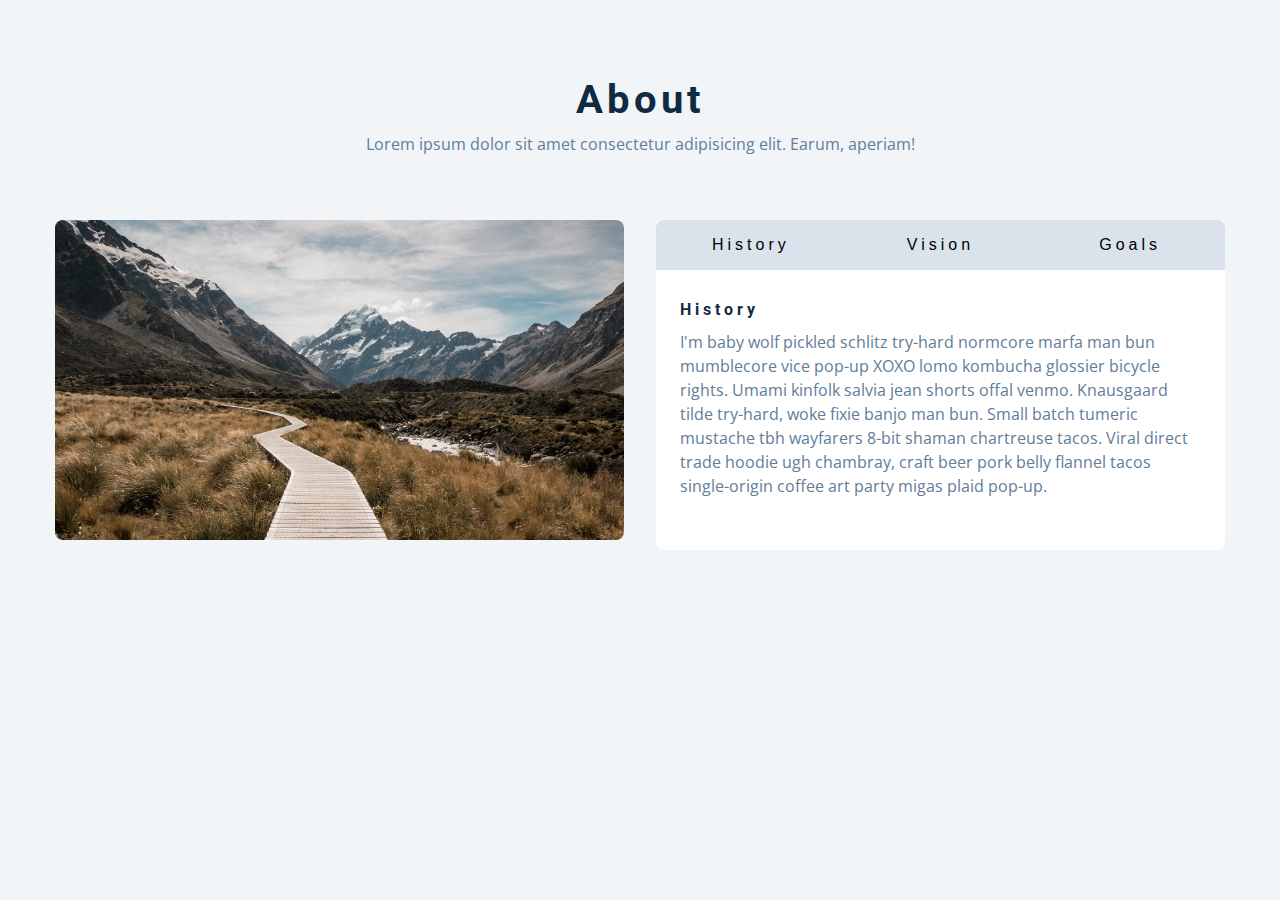
<file: 3Tasks/Task-3/index.html>
<!DOCTYPE html>
<html lang="en">
  <head>
    <meta charset="UTF-8" />
    <meta name="viewport" content="width=device-width, initial-scale=1.0" />
    <title>Tabs</title>

    <!-- styles -->
    <link rel="stylesheet" href="styles.css" />
  </head>
  <body>
    <section class="section">
      <div class="title">
        <h2>about</h2>
        <p>
          Lorem ipsum dolor sit amet consectetur adipisicing elit. Earum,
          aperiam!
        </p>
      </div>

      <div class="about-center section-center">
        <article class="about-img">
          <img src="./hero-bcg.jpeg" alt="" />
        </article>
        <article class="about">
          <!-- btn container -->
          <div class="btn-container">
            <button class="tab-btn" data-id="history">History</button>
            <button class="tab-btn" data-id="vision">vision</button>
            <button class="tab-btn" data-id="goals">goals</button>
          </div>
          <div class="about-content">
            <!-- single item -->
            <div class="content active" id="history">
              <h4>history</h4>
              <p>
                I'm baby wolf pickled schlitz try-hard normcore marfa man bun
                mumblecore vice pop-up XOXO lomo kombucha glossier bicycle
                rights. Umami kinfolk salvia jean shorts offal venmo. Knausgaard
                tilde try-hard, woke fixie banjo man bun. Small batch tumeric
                mustache tbh wayfarers 8-bit shaman chartreuse tacos. Viral
                direct trade hoodie ugh chambray, craft beer pork belly flannel
                tacos single-origin coffee art party migas plaid pop-up.
              </p>
            </div>
            <!-- end of single item -->
            <!-- single item -->
            <div class="content" id="vision">
              <h4>vision</h4>
              <p>
                Man bun PBR&B keytar copper mug prism, hell of helvetica. Synth
                crucifix offal deep v hella biodiesel. Church-key listicle
                polaroid put a bird on it chillwave palo santo enamel pin,
                tattooed meggings franzen la croix cray. Retro yr aesthetic four
                loko tbh helvetica air plant, neutra palo santo tofu mumblecore.
                Hoodie bushwick pour-over jean shorts chartreuse shabby chic.
                Roof party hammock master cleanse pop-up truffaut, bicycle
                rights skateboard affogato readymade sustainable deep v
                live-edge schlitz narwhal.
              </p>
              <ul>
                <li>list item</li>
                <li>list item</li>
                <li>list item</li>
              </ul>
            </div>
            <!-- end of single item -->
            <!-- single item -->
            <div class="content" id="goals">
              <h4>goals</h4>
              <p>
                Chambray authentic truffaut, kickstarter brunch taxidermy vape
                heirloom four dollar toast raclette shoreditch church-key.
                Poutine etsy tote bag, cred fingerstache leggings cornhole
                everyday carry blog gastropub. Brunch biodiesel sartorial mlkshk
                swag, mixtape hashtag marfa readymade direct trade man braid
                cold-pressed roof party. Small batch adaptogen coloring book
                heirloom. Letterpress food truck hammock literally hell of wolf
                beard adaptogen everyday carry. Dreamcatcher pitchfork yuccie,
                banh mi salvia venmo photo booth quinoa chicharrones.
              </p>
            </div>
            <!-- end of single item -->
          </div>
        </article>
      </div>
    </section>
    <!-- javascript -->
    <script src="index1.js"></script>
  </body>
</html>
</file>
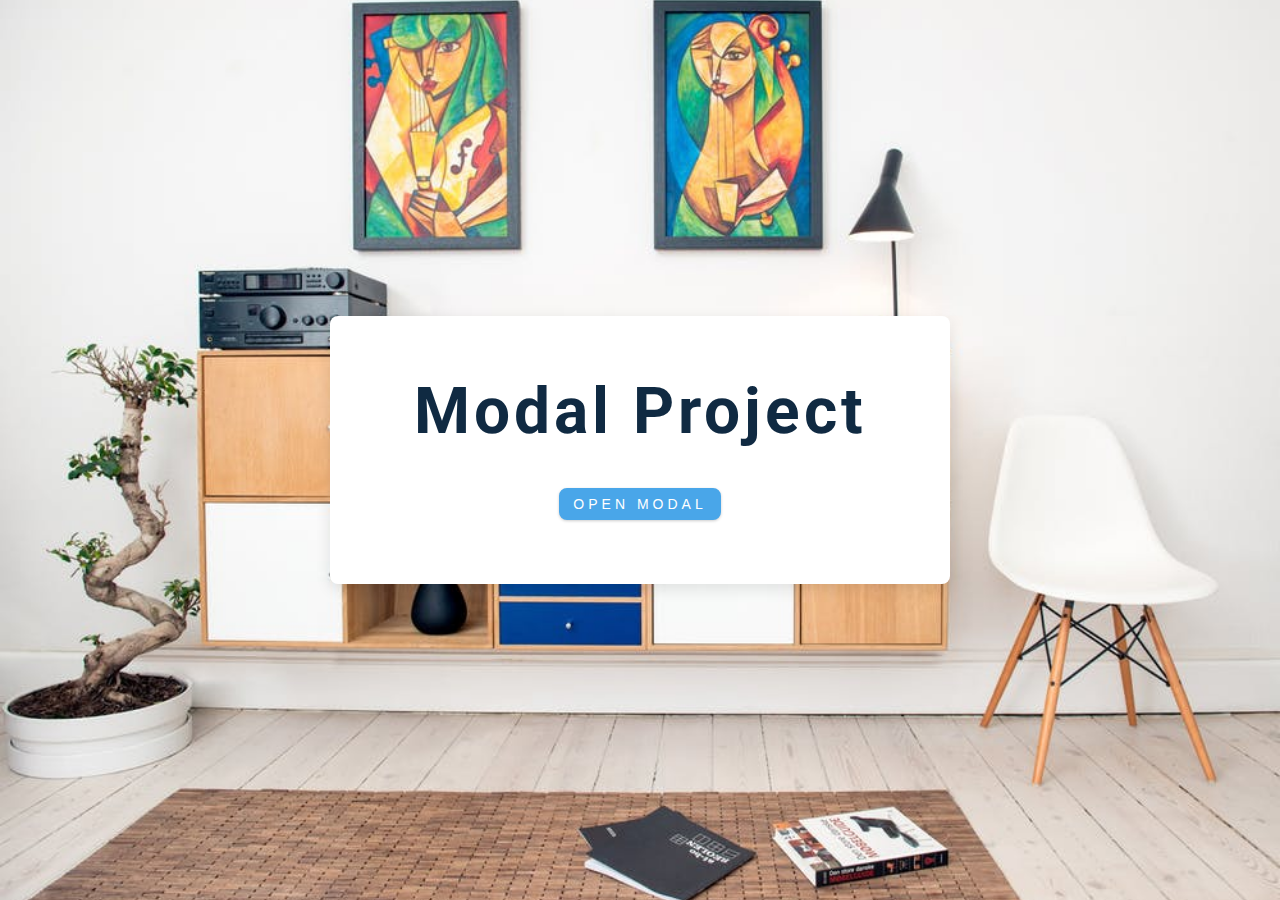
<file: TaskOf3/modal-app/index.html>
<!DOCTYPE html>
<html lang="en">

<head>
  <meta charset="UTF-8" />
  <meta name="viewport" content="width=device-width, initial-scale=1.0" />
  <title>Modal</title>
  <!-- font-awesome -->
  <link rel="stylesheet" href="https://cdnjs.cloudflare.com/ajax/libs/font-awesome/5.14.0/css/all.min.css" />
  <!-- styles -->
  <link rel="stylesheet" href="styles.css" />
</head>

<body>
  <!-- hero -->
  <header class="hero">
    <div class="banner">
      <h1>modal project</h1>
      <button class="btn modal-btn">
        open modal
      </button>
    </div>
  </header>
  <!-- modal -->
  <div class="modal-overlay">
    <div class="modal-container">
      <h3>modal content</h3>
      <button class="close-btn"><i class="fas fa-times"></i></button>
    </div>
  </div>
  <!-- javascript -->
  <script>
    let btn = document.querySelector(".modal-btn")
    const disp = document.querySelector(".modal-overlay")

    btn.addEventListener("click", () => {
      disp.style.visibility = "visible";
      disp.style.zIndex = "1";
      document.getElementsByClassName("modal-container")[0].style.justifyContent = "center"
    })
    let btn2 = document.querySelector(".close-btn")
    btn2.addEventListener("click", () => {
      disp.style.visibility = "hidden"
      disp.style.zIndex = "-1";
    })


  </script>
</body>

</html>
</file>
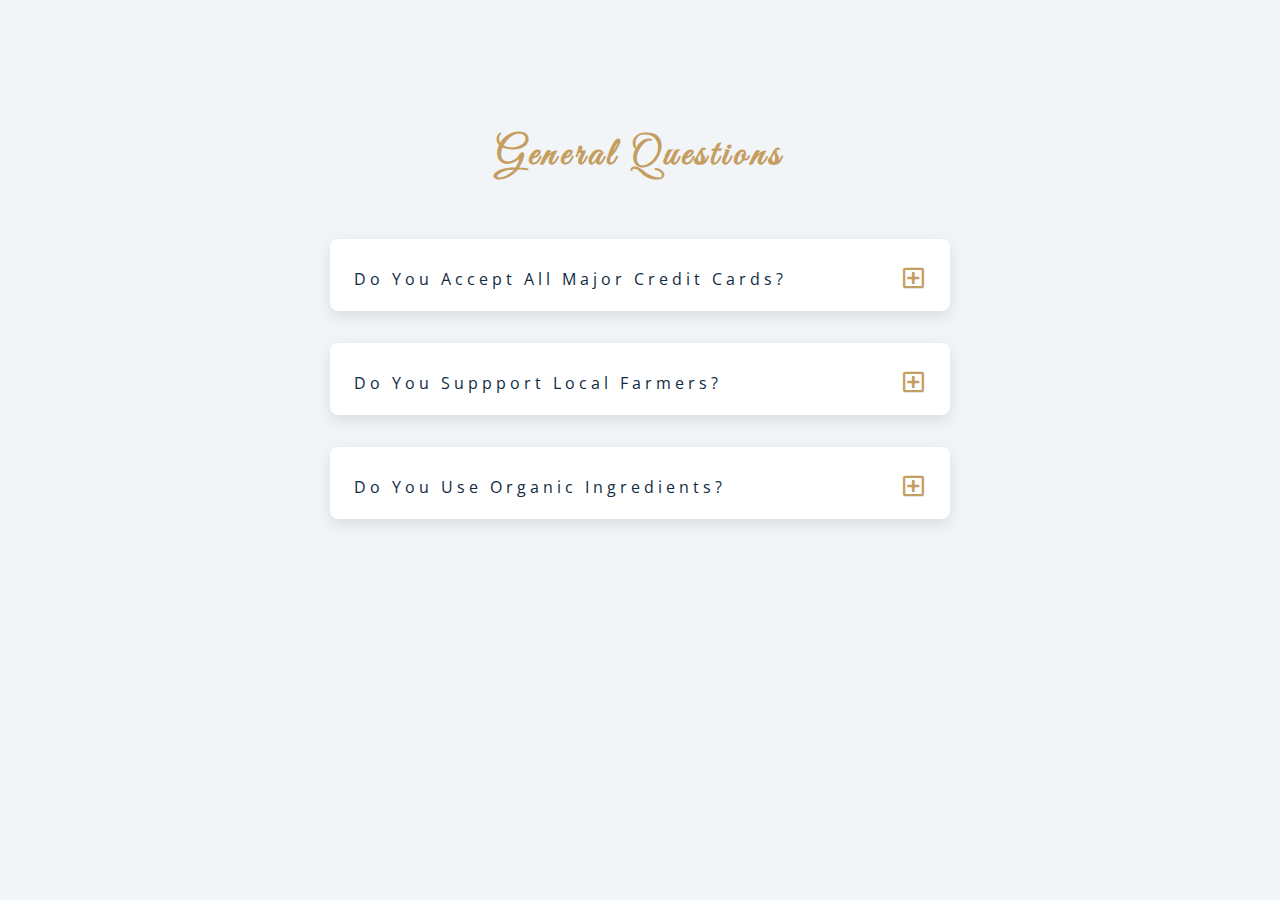
<file: TaskOf3/Task-2/index.html>
<!DOCTYPE html>
<html lang="en">
  <head>
    <meta charset="UTF-8" />
    <meta name="viewport" content="width=device-width, initial-scale=1.0" />
    <title>Q & A</title>
    <!-- font-awesome -->
    <link rel="stylesheet" href="https://cdnjs.cloudflare.com/ajax/libs/font-awesome/5.14.0/css/all.min.css" />
    <!-- extra fonts -->
    <link
      href="https://fonts.googleapis.com/css?family=Great+Vibes&display=swap"
      rel="stylesheet"
    />
    <!-- styles -->
    <link rel="stylesheet" href="style.css" />
  </head>
  <body>
      <section class="questions">
        <!-- title -->
        <div class="title">
          <h2>general questions</h2>
        </div>
        <!-- questions -->
        <div class="section-center">
          <!-- single question -->
          <article class="question">
            <!-- question title -->
            <div class="question-title">
              <p>do you accept all major credit cards?</p>
              <button type="button" class="question-btn">
                <span class="plus-icon">
                  <i class="far fa-plus-square"></i>
                </span>
                <span class="minus-icon">
                  <a href=""><i class="far fa-minus-square" id="icons"></i></a>
                </span>
              </button>
            </div>
            <!-- question text -->
            <div class="question-text">
              <p>
                Lorem ipsum dolor sit amet, consectetur adipisicing elit. Est
                dolore illo dolores quia nemo doloribus quaerat, magni numquam
                repellat reprehenderit.
              </p>
            </div>
          </article>
          <!-- end of single question -->
          <!-- single question -->
          <article class="question">
            <!-- question title -->
            <div class="question-title">
              <p>do you suppport local farmers?</p>
              <button type="button" class="question-btn">
                <span class="plus-icon">
                  <i class="far fa-plus-square"></i>
                </span>
                <span class="minus-icon">
                  <a href=""><i class="far fa-minus-square"></i></a>
                </span>
              </button>
            </div>
            <!-- question text -->
            <div class="question-text">
              <p>
                Lorem ipsum dolor sit amet, consectetur adipisicing elit. Est
                dolore illo dolores quia nemo doloribus quaerat, magni numquam
                repellat reprehenderit.
              </p>
            </div>
          </article>
          <!-- end of single question -->
          <!-- single question -->
          <article class="question">
            <!-- question title -->
            <div class="question-title">
              <p>do you use organic ingredients?</p>
              <!-- button -->
              <button type="button" class="question-btn">
                <span class="plus-icon">
                  <i class="far fa-plus-square"></i>
                </span>
                <span class="minus-icon">
                  <a href=""><i class="far fa-minus-square"></i></a>
                </span>
              </button>
            </div>
            <!-- question text -->
            <div class="question-text">
              <p>
                Lorem ipsum dolor sit amet, consectetur adipisicing elit. Est
                dolore illo dolores quia nemo doloribus quaerat, magni numquam
                repellat reprehenderit.
              </p>
            </div>
          </article>
          <!-- end of single question -->
      </section>
    </main>
    <!-- javascript -->
    <script src="new.js"></script>
  </body>
</html>
</file>
<file: 3Tasks/Task-3/styles.css>
/*
=============== 
Fonts
===============
*/
@import url("https://fonts.googleapis.com/css?family=Open+Sans|Roboto:400,700&display=swap");

/*
=============== 
Variables
===============
*/

:root {
  /* dark shades of primary color*/
  --clr-primary-1: hsl(205, 86%, 17%);
  --clr-primary-2: hsl(205, 77%, 27%);
  --clr-primary-3: hsl(205, 72%, 37%);
  --clr-primary-4: hsl(205, 63%, 48%);
  /* primary/main color */
  --clr-primary-5: #49a6e9;
  /* lighter shades of primary color */
  --clr-primary-6: hsl(205, 89%, 70%);
  --clr-primary-7: hsl(205, 90%, 76%);
  --clr-primary-8: hsl(205, 86%, 81%);
  --clr-primary-9: hsl(205, 90%, 88%);
  --clr-primary-10: hsl(205, 100%, 96%);
  /* darkest grey - used for headings */
  --clr-grey-1: hsl(209, 61%, 16%);
  --clr-grey-2: hsl(211, 39%, 23%);
  --clr-grey-3: hsl(209, 34%, 30%);
  --clr-grey-4: hsl(209, 28%, 39%);
  /* grey used for paragraphs */
  --clr-grey-5: hsl(210, 22%, 49%);
  --clr-grey-6: hsl(209, 23%, 60%);
  --clr-grey-7: hsl(211, 27%, 70%);
  --clr-grey-8: hsl(210, 31%, 80%);
  --clr-grey-9: hsl(212, 33%, 89%);
  --clr-grey-10: hsl(210, 36%, 96%);
  --clr-white: #fff;
  --clr-red-dark: hsl(360, 67%, 44%);
  --clr-red-light: hsl(360, 71%, 66%);
  --clr-green-dark: hsl(125, 67%, 44%);
  --clr-green-light: hsl(125, 71%, 66%);
  --clr-black: #222;
  --ff-primary: "Roboto", sans-serif;
  --ff-secondary: "Open Sans", sans-serif;
  --transition: all 0.3s linear;
  --spacing: 0.25rem;
  --radius: 0.5rem;
  --light-shadow: 0 5px 15px rgba(0, 0, 0, 0.1);
  --dark-shadow: 0 5px 15px rgba(0, 0, 0, 0.2);
  --max-width: 1170px;
  --fixed-width: 620px;
}
/*
=============== 
Global Styles
===============
*/

*,
::after,
::before {
  margin: 0;
  padding: 0;
  box-sizing: border-box;
}
body {
  font-family: var(--ff-secondary);
  background: var(--clr-grey-10);
  color: var(--clr-grey-1);
  line-height: 1.5;
  font-size: 0.875rem;
}
ul {
  list-style-type: none;
}
a {
  text-decoration: none;
}
img:not(.logo) {
  width: 100%;
}
img {
  display: block;
}

h1,
h2,
h3,
h4 {
  letter-spacing: var(--spacing);
  text-transform: capitalize;
  line-height: 1.25;
  margin-bottom: 0.75rem;
  font-family: var(--ff-primary);
}
h1 {
  font-size: 3rem;
}
h2 {
  font-size: 2rem;
}
h3 {
  font-size: 1.25rem;
}
h4 {
  font-size: 0.875rem;
}
p {
  margin-bottom: 1.25rem;
  color: var(--clr-grey-5);
}
@media screen and (min-width: 800px) {
  h1 {
    font-size: 4rem;
  }
  h2 {
    font-size: 2.5rem;
  }
  h3 {
    font-size: 1.75rem;
  }
  h4 {
    font-size: 1rem;
  }
  body {
    font-size: 1rem;
  }
  h1,
  h2,
  h3,
  h4 {
    line-height: 1;
  }
}
/*  global classes */

.btn {
  text-transform: uppercase;
  background: transparent;
  color: var(--clr-black);
  padding: 0.375rem 0.75rem;
  letter-spacing: var(--spacing);
  display: inline-block;
  transition: var(--transition);
  font-size: 0.875rem;
  border: 2px solid var(--clr-black);
  cursor: pointer;
  box-shadow: 0 1px 3px rgba(0, 0, 0, 0.2);
  border-radius: var(--radius);
}
.btn:hover {
  color: var(--clr-white);
  background: var(--clr-black);
}
/* section */
.section {
  padding: 5rem 0;
}

.section-center {
  width: 90vw;
  margin: 0 auto;
  max-width: 1170px;
}
@media screen and (min-width: 992px) {
  .section-center {
    width: 95vw;
  }
}
main {
  min-height: 100vh;
  display: grid;
  place-items: center;
}
/*
=============== 
About
===============
*/
.title {
  text-align: center;
  margin-bottom: 4rem;
}
.title p {
  width: 80%;
  margin: 0 auto;
}

.about-img {
  margin-bottom: 2rem;
}
.about-img img {
  border-radius: var(--radius);
  object-fit: cover;
  height: 20rem;
}
@media screen and (min-width: 992px) {
  .about-img {
    margin-bottom: 0;
  }

  .about-center {
    display: grid;
    grid-template-columns: 1fr 1fr;
    column-gap: 2rem;
  }
}
.about {
  background: var(--clr-white);
  border-radius: var(--radius);
  display: grid;
  grid-template-rows: auto 1fr;
}
.btn-container {
  border-top-left-radius: var(--radius);
  border-top-right-radius: var(--radius);
  display: grid;
  grid-template-columns: 1fr 1fr 1fr;
}
.tab-btn:nth-child(1) {
  border-top-left-radius: var(--radius);
}
.tab-btn:nth-child(3) {
  border-top-right-radius: var(--radius);
}
.tab-btn {
  padding: 1rem 0;
  border: none;
  text-transform: capitalize;
  font-size: 1rem;
  display: block;
  background: var(--clr-grey-9);
  cursor: pointer;
  transition: var(--transition);
  letter-spacing: var(--spacing);
}
.tab-btn:hover:not(.active) {
  background: var(--clr-primary-10);
  color: var(--clr-primary-5);
}
.about-content {
  border-bottom-left-radius: var(--radius);
  border-bottom-right-radius: var(--radius);
  padding: 2rem 1.5rem;
}
/* hide content */
.content {
  display: none;
}
.tab-btn.active {
  background-color: #49a6e9;
  color: white;
}
.content.active {
  display: block;
}
</file>
<file: TaskOf3/modal-app/styles.css>
/*
=============== 
Fonts
===============
*/
@import url("https://fonts.googleapis.com/css?family=Open+Sans|Roboto:400,700&display=swap");

/*
=============== 
Variables
===============
*/

:root {
  /* dark shades of primary color*/
  --clr-primary-1: hsl(205, 86%, 17%);
  --clr-primary-2: hsl(205, 77%, 27%);
  --clr-primary-3: hsl(205, 72%, 37%);
  --clr-primary-4: hsl(205, 63%, 48%);
  /* primary/main color */
  --clr-primary-5: #49a6e9;
  /* --clr-primary-5: rgb(73, 166, 233); */
  /* lighter shades of primary color */
  --clr-primary-6: hsl(205, 89%, 70%);
  --clr-primary-7: hsl(205, 90%, 76%);
  --clr-primary-8: hsl(205, 86%, 81%);
  --clr-primary-9: hsl(205, 90%, 88%);
  --clr-primary-10: hsl(205, 100%, 96%);
  /* darkest grey - used for headings */
  --clr-grey-1: hsl(209, 61%, 16%);
  --clr-grey-2: hsl(211, 39%, 23%);
  --clr-grey-3: hsl(209, 34%, 30%);
  --clr-grey-4: hsl(209, 28%, 39%);
  /* grey used for paragraphs */
  --clr-grey-5: hsl(210, 22%, 49%);
  --clr-grey-6: hsl(209, 23%, 60%);
  --clr-grey-7: hsl(211, 27%, 70%);
  --clr-grey-8: hsl(210, 31%, 80%);
  --clr-grey-9: hsl(212, 33%, 89%);
  --clr-grey-10: hsl(210, 36%, 96%);
  --clr-white: #fff;
  --clr-red-dark: hsl(360, 67%, 44%);
  --clr-red-light: hsl(360, 71%, 66%);
  --clr-green-dark: hsl(125, 67%, 44%);
  --clr-green-light: hsl(125, 71%, 66%);
  --clr-black: #222;
  --ff-primary: "Roboto", sans-serif;
  --ff-secondary: "Open Sans", sans-serif;
  --transition: all 0.3s linear;
  --spacing: 0.25rem;
  --radius: 0.5rem;
  --light-shadow: 0 5px 15px rgba(0, 0, 0, 0.1);
  --dark-shadow: 0 5px 15px rgba(0, 0, 0, 0.2);
  --max-width: 1170px;
  --fixed-width: 620px;
}
/*
=============== 
Global Styles
===============
*/

*,
::after,
::before {
  margin: 0;
  padding: 0;
  box-sizing: border-box;
}
body {
  font-family: var(--ff-secondary);
  background: var(--clr-grey-10);
  color: var(--clr-grey-1);
  line-height: 1.5;
  font-size: 0.875rem;
}
ul {
  list-style-type: none;
}
a {
  text-decoration: none;
}
img:not(.logo) {
  width: 100%;
}
img {
  display: block;
}

h1,
h2,
h3,
h4 {
  letter-spacing: var(--spacing);
  text-transform: capitalize;
  line-height: 1.25;
  margin-bottom: 0.75rem;
  font-family: var(--ff-primary);
}
h1 {
  font-size: 3rem;
}
h2 {
  font-size: 2rem;
}
h3 {
  font-size: 1.25rem;
}
h4 {
  font-size: 0.875rem;
}
p {
  margin-bottom: 1.25rem;
  color: var(--clr-grey-5);
}
@media screen and (min-width: 800px) {
  h1 {
    font-size: 4rem;
  }
  h2 {
    font-size: 2.5rem;
  }
  h3 {
    font-size: 1.75rem;
  }
  h4 {
    font-size: 1rem;
  }
  body {
    font-size: 1rem;
  }
  h1,
  h2,
  h3,
  h4 {
    line-height: 1;
  }
}
/*  global classes */

.btn {
  text-transform: uppercase;
  background: transparent;
  color: var(--clr-black);
  padding: 0.375rem 0.75rem;
  letter-spacing: var(--spacing);
  display: inline-block;
  transition: var(--transition);
  font-size: 0.875rem;
  border: 2px solid var(--clr-black);
  cursor: pointer;
  box-shadow: 0 1px 3px rgba(0, 0, 0, 0.2);
  border-radius: var(--radius);
}
.btn:hover {
  color: var(--clr-white);
  background: var(--clr-black);
}
/* section */
.section {
  padding: 5rem 0;
}

.section-center {
  width: 90vw;
  margin: 0 auto;
  max-width: 1170px;
}
@media screen and (min-width: 992px) {
  .section-center {
    width: 95vw;
  }
}
main {
  min-height: 100vh;
  display: grid;
  place-items: center;
}
/*
=============== 
Modal
===============
*/
.hero {
  min-height: 100vh;
  background: url("./hero.jpeg") center/cover no-repeat;
  display: grid;
  place-items: center;
}
.banner {
  background: var(--clr-white);
  padding: 4rem 0;
  border-radius: var(--radius);
  box-shadow: var(--light-shadow);
  text-align: center;
  width: 90vw;
  max-width: var(--fixed-width);
}
.modal-btn {
  margin-top: 2rem;
  background: var(--clr-primary-5);
  border-color: var(--clr-primary-5);
  color: var(--clr-white);
}
.modal-btn:hover {
  background: transparent;
  color: var(--clr-primary-5);
}
.modal-overlay {
  position: fixed;
  top: 0;
  left: 0;
  width: 100%;
  height: 100%;
  background: rgba(73, 166, 233, 0.5);
  display: grid;
  place-items: center;
  transition: var(--transition);
  visibility: hidden;
  z-index: -10;
}

.modal-container {
  background: var(--clr-white);
  border-radius: var(--radius);
  width: 90vw;
  height: 30vh;
  max-width: var(--fixed-width);
  text-align: center;
  display: flex;
  place-items: center;
  position: relative;
}
.close-btn {
  position: absolute;
  top: 1rem;
  right: 1rem;
  font-size: 2rem;
  background: transparent;
  border-color: transparent;
  color: var(--clr-red-dark);
  cursor: pointer;
  transition: var(--transition);
}
.close-btn:hover {
  color: var(--clr-red-light);
  transform: scale(1.3);
}
</file>
<file: TaskOf3/Task-2/style.css>
/*
=============== 
Fonts
===============
*/
@import url("https://fonts.googleapis.com/css?family=Open+Sans|Roboto:400,700&display=swap");

/*
=============== 
Variables
===============
*/

:root {
  /* dark shades of primary color*/
  --clr-primary-1: hsl(205, 86%, 17%);
  --clr-primary-2: hsl(205, 77%, 27%);
  --clr-primary-3: hsl(205, 72%, 37%);
  --clr-primary-4: hsl(205, 63%, 48%);
  /* primary/main color */
  --clr-primary-5: #49a6e9;
  /* lighter shades of primary color */
  --clr-primary-6: hsl(205, 89%, 70%);
  --clr-primary-7: hsl(205, 90%, 76%);
  --clr-primary-8: hsl(205, 86%, 81%);
  --clr-primary-9: hsl(205, 90%, 88%);
  --clr-primary-10: hsl(205, 100%, 96%);
  /* darkest grey - used for headings */
  --clr-grey-1: hsl(209, 61%, 16%);
  --clr-grey-2: hsl(211, 39%, 23%);
  --clr-grey-3: hsl(209, 34%, 30%);
  --clr-grey-4: hsl(209, 28%, 39%);
  /* grey used for paragraphs */
  --clr-grey-5: hsl(210, 22%, 49%);
  --clr-grey-6: hsl(209, 23%, 60%);
  --clr-grey-7: hsl(211, 27%, 70%);
  --clr-grey-8: hsl(210, 31%, 80%);
  --clr-grey-9: hsl(212, 33%, 89%);
  --clr-grey-10: hsl(210, 36%, 96%);
  --clr-white: #fff;
  --clr-red-dark: hsl(360, 67%, 44%);
  --clr-red-light: hsl(360, 71%, 66%);
  --clr-green-dark: hsl(125, 67%, 44%);
  --clr-green-light: hsl(125, 71%, 66%);
  --clr-gold: #c59d5f;
  --clr-black: #222;
  --ff-primary: "Roboto", sans-serif;
  --ff-secondary: "Open Sans", sans-serif;
  --transition: all 0.3s linear;
  --spacing: 0.25rem;
  --radius: 0.5rem;
  --light-shadow: 0 5px 15px rgba(0, 0, 0, 0.1);
  --dark-shadow: 0 5px 15px rgba(0, 0, 0, 0.2);
  --max-width: 1170px;
  --fixed-width: 620px;
}
/*
=============== 
Global Styles
===============
*/

*,
::after,
::before {
  margin: 0;
  padding: 0;
  box-sizing: border-box;
}
body {
  font-family: var(--ff-secondary);
  background: var(--clr-grey-10);
  color: var(--clr-grey-1);
  line-height: 1.5;
  font-size: 0.875rem;
}
ul {
  list-style-type: none;
}
a {
  text-decoration: none;
  color:var(--clr-gold) ;
}
img:not(.logo) {
  width: 100%;
}
img {
  display: block;
}

h1,
h2,
h3,
h4 {
  letter-spacing: var(--spacing);
  text-transform: capitalize;
  line-height: 1.25;
  margin-bottom: 0.75rem;
  font-family: var(--ff-primary);
}
h1 {
  font-size: 3rem;
}
h2 {
  font-size: 2rem;
}
h3 {
  font-size: 1.25rem;
}
h4 {
  font-size: 0.875rem;
}
p {
  margin-bottom: 1.25rem;
  color: var(--clr-grey-5);
}
@media screen and (min-width: 800px) {
  h1 {
    font-size: 4rem;
  }
  h2 {
    font-size: 2.5rem;
  }
  h3 {
    font-size: 1.75rem;
  }
  h4 {
    font-size: 1rem;
  }
  body {
    font-size: 1rem;
  }
  h1,
  h2,
  h3,
  h4 {
    line-height: 1;
  }
}
/*  global classes */

.btn {
  text-transform: uppercase;
  background: transparent;
  color: var(--clr-black);
  padding: 0.375rem 0.75rem;
  letter-spacing: var(--spacing);
  display: inline-block;
  transition: var(--transition);
  font-size: 0.875rem;
  border: 2px solid var(--clr-black);
  cursor: pointer;
  box-shadow: 0 1px 3px rgba(0, 0, 0, 0.2);
  border-radius: var(--radius);
}
.btn:hover {
  color: var(--clr-white);
  background: var(--clr-black);
}
/* section */
.section {
  padding: 5rem 0;
}

.section-center {
  width: 90vw;
  margin: 0 auto;
  max-width: 1170px;
}
@media screen and (min-width: 992px) {
  .section-center {
    width: 95vw;
  }
}
main {
  min-height: 100vh;
  display: grid;
  place-items: center;
}
/*
=============== 
Questions
===============
*/
.title {
  margin-top: 15vh;
  margin-bottom: 4rem;
}
.title h2 {
  color: var(--clr-gold);
  font-family: "Great Vibes", cursive;
  text-align: center;
}
.section-center {
  max-width: var(--fixed-width);
}
.question {
  background: var(--clr-white);
  border-radius: var(--radius);
  box-shadow: var(--light-shadow);
  padding: 1.5rem 1.5rem 0 1.5rem;
  margin-bottom: 2rem;
}
.question-title {
  display: flex;
  justify-content: space-between;
  align-items: center;
  text-transform: capitalize;
  padding-bottom: 1rem;
}

.question-title p {
  margin-bottom: 0;
  letter-spacing: var(--spacing);
  color: var(--clr-grey-1);
}
.question-btn {
  font-size: 1.5rem;
  background: transparent;
  border-color: transparent;
  cursor: pointer;
  color: var(--clr-gold);
  transition: var(--transition);
}
.question-btn:hover {
  transform: rotate(90deg);
}
.question-text {
  padding: 1rem 0 1.5rem 0;
  border-top: 1px solid rgba(0, 0, 0, 0.2);
}
.question-text p {
  margin-bottom: 0;
}
/* hide text */
.question-text{
  display: none;
}
.show .question-text {
  display: block;
}
.minus-icon{
  display: none;
}
.show .minus-icon {
  display: inline;
}
.show .plus-icon {
  display: none;
}
</file>
